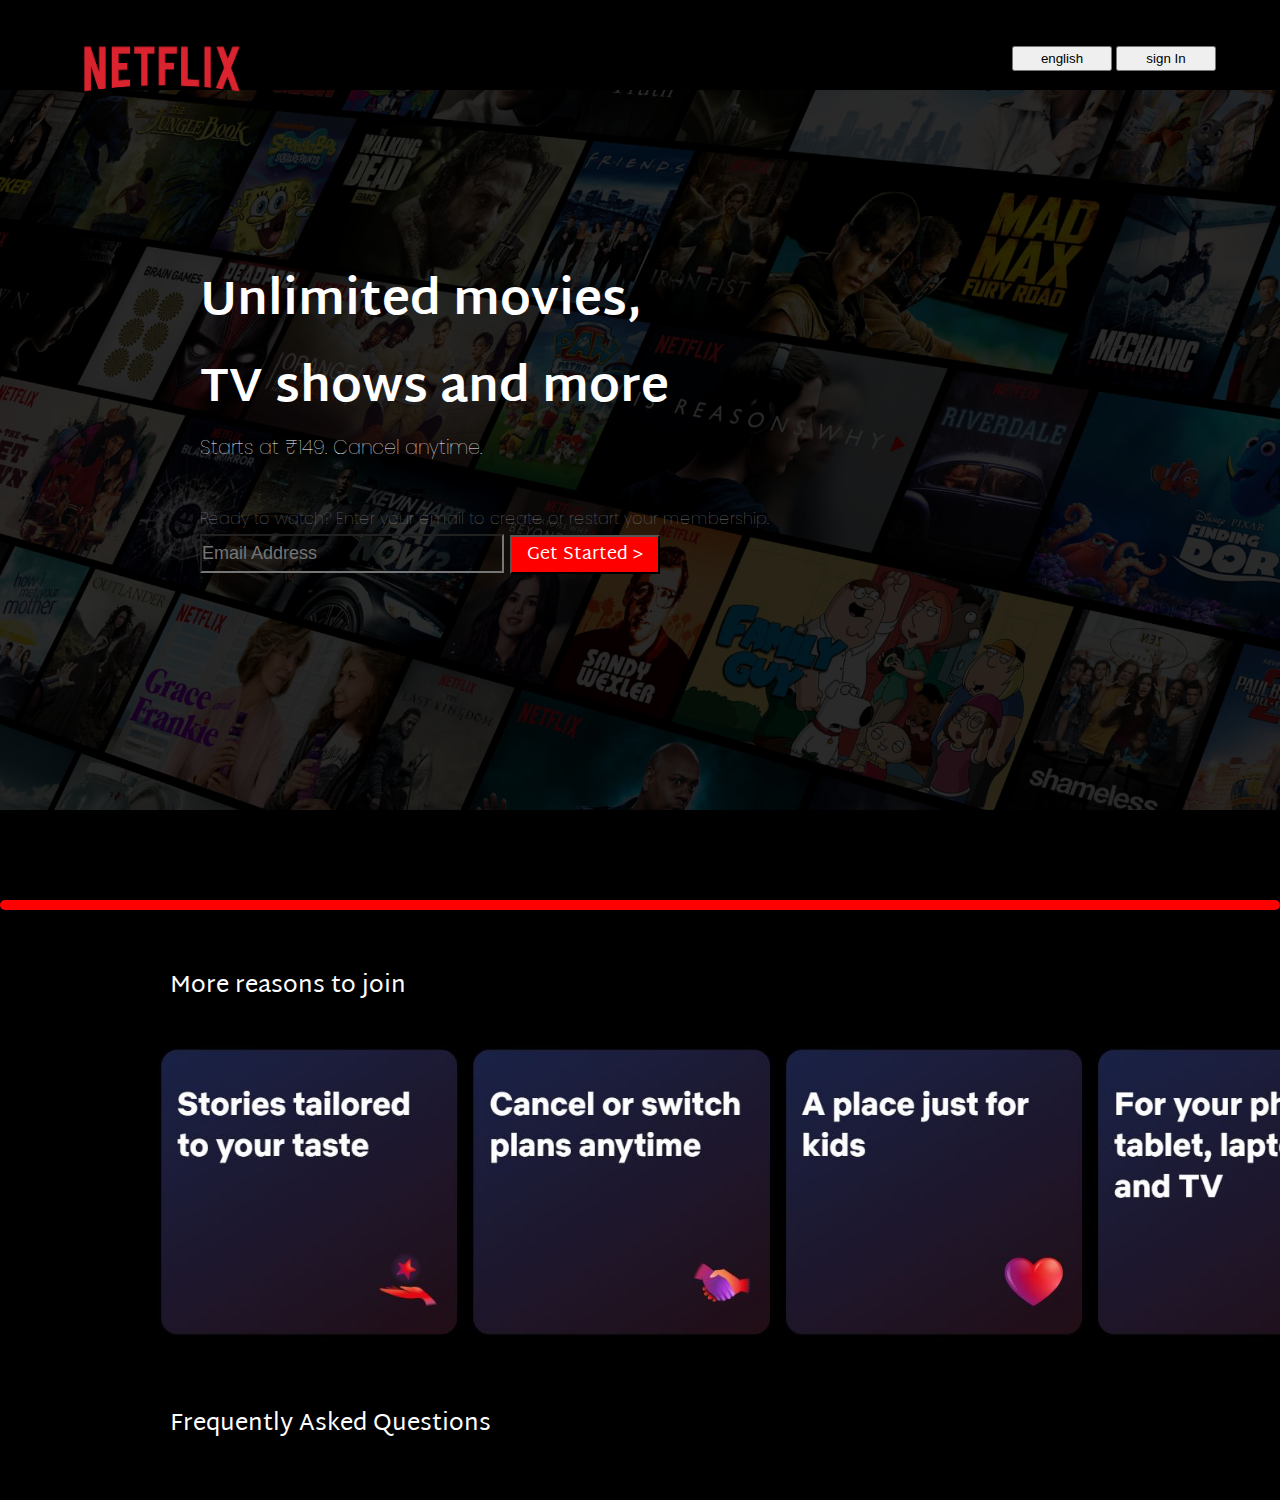
<file: netfix/index.html>
<!DOCTYPE html>
<html lang="en">
<head>
    <meta charset="UTF-8">
    <meta name="viewport" content="width=device-width, initial-scale=1.0">
    <title>netflix clone</title>
    <link rel="stylesheet" href="styles.css">
    <link rel="shortcut icon" href="netflixlogo.png" type="image/x-icon">
</head>
<body>
    <div class="main">
        <nav>
            <span>
                <img class="logo" src="Netflix_Logo_PMS.png" width="120" alt="">
            </span>
            <div>
                <button>english</button>
                <button>sign In</button>
            </div>
        </nav>
        <div class="box">
            
        </div>
        <div class="content">
           <span><h1>Unlimited movies,</h1></span> 
           <span><h1> TV shows and more</h1></span>
           <span class="line">Starts at ₹149. Cancel anytime.
           </span>
           <br>
           <span class="line2">Ready to watch? Enter your email to create or restart your membership.</span>
           <div>
                <span class="form" style="border: 5px greenyellow;"><input type="text" name="email" id="email" placeholder="Email Address"></span>
                <button class="started">Get Started ></button>

           </div>
            
        </div>
        
    </div>
    <div class="line3">
        <hr>
    </div>
    <br><br><br>
    <div class="tempalte">
        <h2 class="head2"  style="color: white;">More reasons to join </h2>
        <br><br>
        <img class="content2" src="content.JPG" alt="">
    </div>
    <br><br><br>
    <h2 class="head2"  style="color: white;">Frequently Asked Questions</h2>
    <br><br><br>



</body>
</html>
</file>
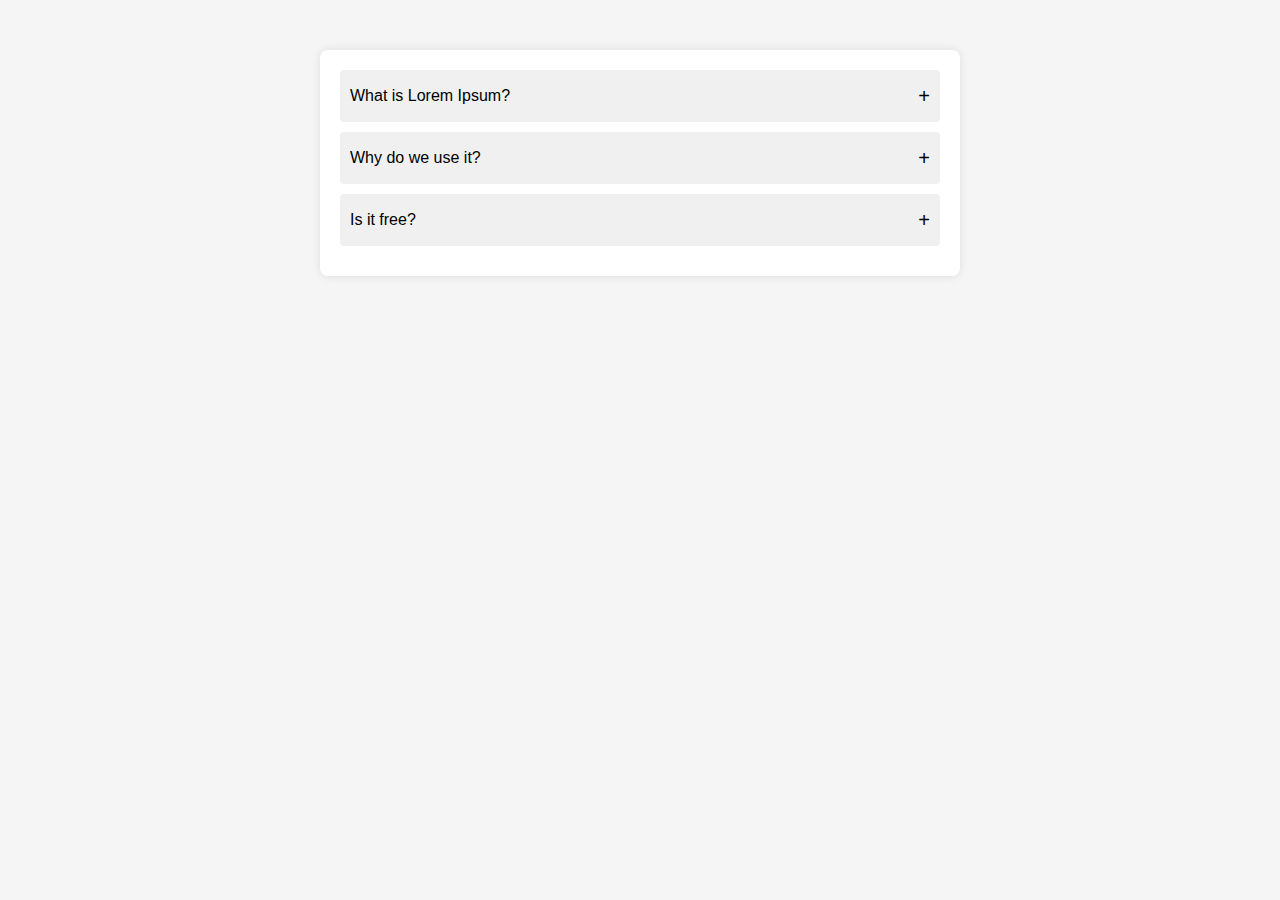
<file: netfix/test.html>
<!-- <!DOCTYPE html>
<html lang="en">
<head>
  <meta charset="UTF-8">
  <meta name="viewport" content="width=device-width, initial-scale=1.0">
  <title>Glow Curve Line</title>
  <style>
    body {
      background-color: #333;
      display: flex;
      justify-content: center;
      align-items: center;
      height: 100vh;
      margin: 0;
    }

    .glow-line {
      position: relative;
      width: 300px;
      height: 2px;
      background-color: #fff;
      overflow: hidden;
    }

    .glow-line::before {
      content: '';
      position: absolute;
      top: 0;
      left: 50%;
      width: 100%;
      height: 100%;
      background: radial-gradient(circle, #00ff00, transparent);
      transform: translateX(-50%);
      animation: glowAnimation 2s linear infinite;
    }

    @keyframes glowAnimation {
      0% {
        transform: translateX(-50%) scaleX(0);
        opacity: 0.8;
      }
      50% {
        transform: translateX(-50%) scaleX(1);
        opacity: 1;
      }
      100% {
        transform: translateX(-50%) scaleX(0);
        opacity: 0.8;
      }
    }
  </style>
</head>
<body>
  <div class="glow-line"></div>
</body>
</html> -->
<!DOCTYPE html>
<html lang="en">
<head>
  <meta charset="UTF-8">
  <meta name="viewport" content="width=device-width, initial-scale=1.0">
  <title>FAQ Page</title>
  <style>
    body {
      font-family: Arial, sans-serif;
      line-height: 1.6;
      margin: 0;
      padding: 0;
      background-color: #f5f5f5;
    }

    .faq-container {
      max-width: 600px;
      margin: 50px auto;
      background-color: #fff;
      box-shadow: 0 0 10px rgba(0, 0, 0, 0.1);
      padding: 20px;
      border-radius: 8px;
    }

    .question-bar {
      display: flex;
      justify-content: space-between;
      align-items: center;
      cursor: pointer;
      margin-bottom: 10px;
      padding: 10px;
      background-color: #f0f0f0;
      border-radius: 4px;
    }

    .question {
      margin: 0;
    }

    .answer {
      display: none;
      padding: 10px;
      border: 1px solid #ddd;
      border-radius: 4px;
    }

    .plus-button {
      cursor: pointer;
      font-size: 20px;
    }
  </style>
</head>
<body>

  <div class="faq-container">
    <div class="question-bar" onclick="toggleAnswer('answer1', 'plusButton1')">
      <div class="question">What is Lorem Ipsum?</div>
      <div class="plus-button" id="plusButton1">+</div>
    </div>
    <div class="answer" id="answer1">Lorem Ipsum is simply dummy text of the printing and typesetting industry.</div>

    <div class="question-bar" onclick="toggleAnswer('answer2', 'plusButton2')">
      <div class="question">Why do we use it?</div>
      <div class="plus-button" id="plusButton2">+</div>
    </div>
    <div class="answer" id="answer2">It is a long established fact that a reader will be distracted by the readable content of a page when looking at its layout.</div>

    <div class="question-bar" onclick="toggleAnswer('answer3', 'plusButton3')">
      <div class="question">Is it free?</div>
      <div class="plus-button" id="plusButton3">+</div>
    </div>
    <div class="answer" id="answer3">Yes, Lorem Ipsum is free and always will be.</div>
  </div>

  <script>
    function toggleAnswer(id, plusButtonId) {
      var answer = document.getElementById(id);
      var plusButton = document.getElementById(plusButtonId);

      // Close all answers
      var allAnswers = document.querySelectorAll('.answer');
      allAnswers.forEach(function (item) {
        item.style.display = 'none';
      });

      // Toggle the current answer
      if (answer.style.display === 'block') {
        answer.style.display = 'none';
        plusButton.innerText = '+';
      } else {
        answer.style.display = 'block';
        plusButton.innerText = '-';
      }
    }
  </script>
</body>
</html>
</file>
<file: netfix/styles.css>
@import url('https://fonts.googleapis.com/css2?family=Martel+Sans:wght@900&family=Poppins:wght@300&display=swap');
*{
    padding:0;
    margin: 0;
}
body{
    background-color: black;
}

.main{
   
   background-image:    url("bg3.jpg");
                       
   background-repeat:   no-repeat;
   background-size: max(1200px,100vw);
   background-position: center center;
   
   height: 100vh;
   position: relative;
   
   
    
}
.main .box{
    position: absolute;
    background-color: black;
    height: 100vh;
    top:0;
    opacity: 0.78 ;
    
    width: 100%;
}
.head{
    height: 50px;
}

nav{
    max-width: 90vw;
    margin: auto;
    display: flex;
    
    justify-content: space-between;
    align-items: center;
    
   
}
nav img{
    width: 12.25rem;
    height: 5.5rem;
    color: rgb(229,9,20);
    fill: currentColor;
    margin-top: 25px;
    
    position: relative;
    z-index: 15;
}
nav button{
    position: relative;
    z-index: 15;
    height: 25px;
    width: 100px;

}
.content{
    height: 200px;
    /* background-color: blue; */
    color: white;
    display: flex;
    flex-direction: column;
    width: 800px;
    justify-content:center ;
    align-items:left ;
    margin-left: 200px;
    margin-top: 200px;
    position: relative;
    z-index: 15;
    font-size: 1.5rem;

    font-weight: bolder;
    font-family: 'Martel Sans', sans-serif;
}
.line{
    font-size: 1.2rem;
    font-weight: 50;
    font-family: 'poppins',sans-serif
}
.line2{
    font-size: 1.0rem;
    font-weight: 10;
    font-family: 'poppins',sans-serif;
    color: grey;

}

#email{
    height: 35px;
    width: 300px;
    font-size: 18px;
    font-weight: 20px;
    background: transparent;
    color: white;
}
.started{
    height: 38.8px;
    width: 150px;
    font-size: large;
    font-family: 'Martel Sans', sans-serif;
    background-color: red;
    color: white;
}
hr{
    border: 5px solid red;
    border-radius: 5px;
    
}
.head2{
    margin-left: 170px;
    font-size: 24px;
    font-weight: 500;
    font-family: 'Martel Sans', sans-serif;
}
.content2{
    height: 300px;
    margin-left: 150px;
    margin-right: 200px;
}
</file>
